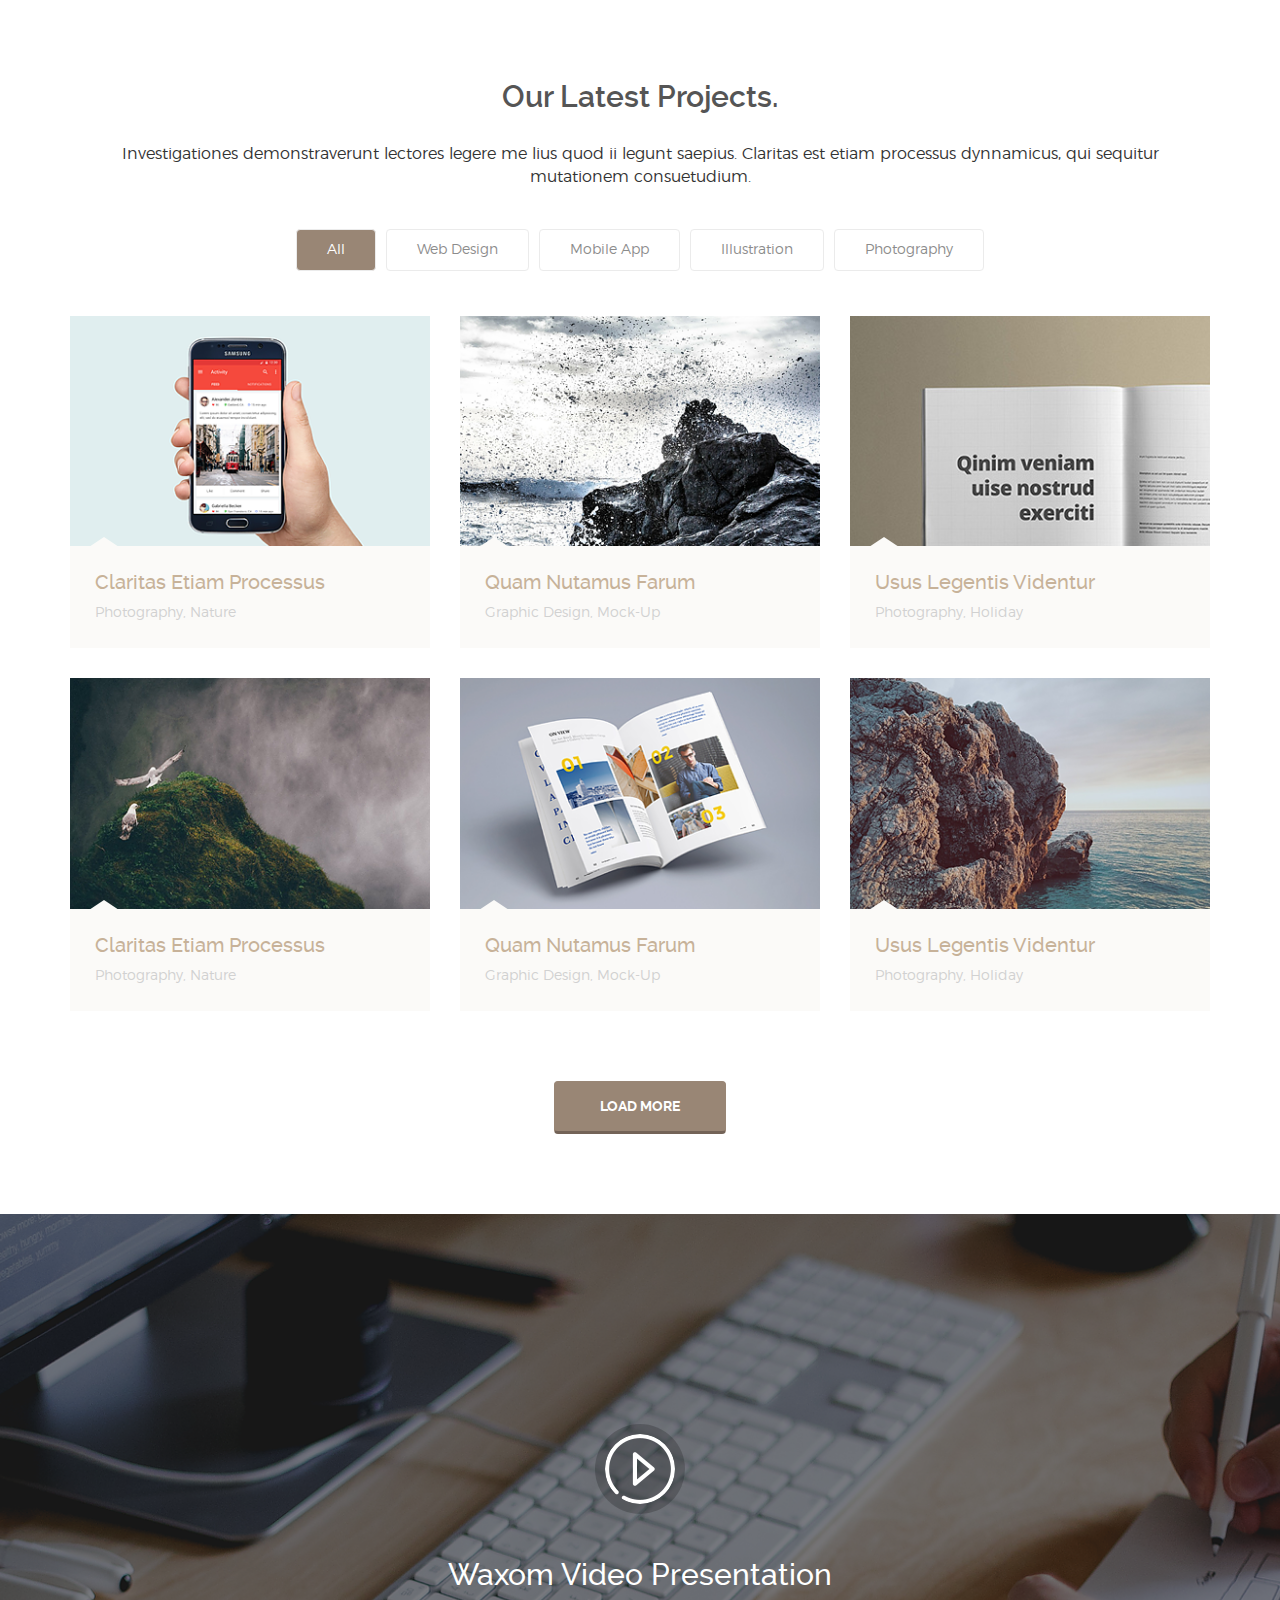
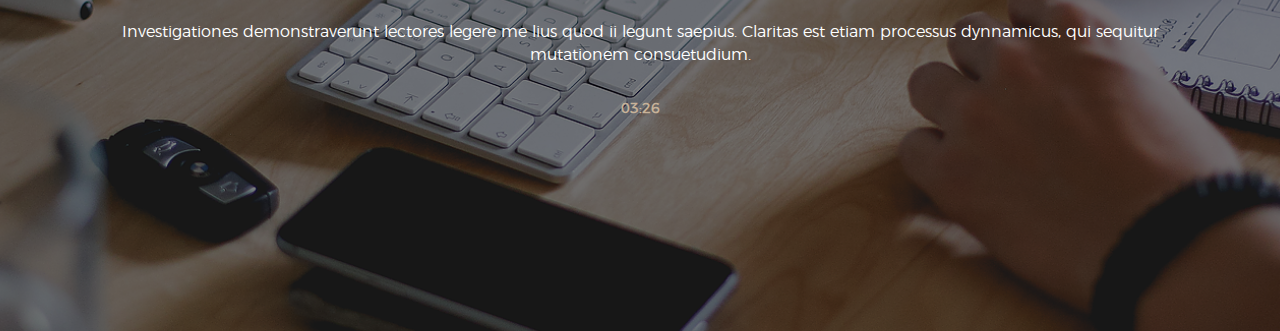
<file: index.html>
<!DOCTYPE html>
<html lang="en">
  <head>
    <meta charset="utf-8">
    <meta http-equiv="X-UA-Compatible" content="IE=edge">
    <meta name="viewport" content="width=device-width, initial-scale=1">
    <title>Марманюк</title>
    <link href="css/bootstrap.min.css" rel="stylesheet">
    <link href="css/style.css" rel="stylesheet" type="text/css">
  </head>
  <body>
    <div id="projects" class="projects1">
      <div class="container text-center">
        <h2>Our Latest Projects.</h2>
        <p>Investigationes demonstraverunt lectores legere me lius quod ii legunt saepius. Claritas est etiam processus dynnamicus, qui sequitur mutationem consuetudium.</p>
        <div class="row">
          

          <div class="col-md-12 col-sm-12 col-xs-12">
            <ul class="nav navbar-nav projects-list">
              <li><a href="#" class="active">All</a></li>
              <li><a href="#">Web Design</a></li>
              <li><a href="#">Mobile App</a></li>
              <li><a href="#">Illustration</a></li>
              <li><a href="#">Photography</a></li>
            </ul>
          </div>

          <div class="col-md-12 col-sm-12 col-xs-12 margin-bottom">
            <div class="row">

                <div class="col-md-4 col-sm-6 col-xs-12 top-imazhi">
                  <div class="imazhi">
                    <img src="img/photo1.png" class="img-width" alt="Image1">
                    <div></div>
                  </div>
                  <div class="shkrimi text-left">
                    <h4>Claritas Etiam Processus</h4>
                    <p>Photography, Nature</p>
                  </div>  
                </div>
                <div class="col-md-4 col-sm-6 col-xs-12 top-imazhi">
                  <div class="imazhi">
                    <img src="img/photo2.png" class="img-width" alt="Image1">
                    <div></div>
                  </div>
                  <div class="shkrimi text-left">
                    <h4>Quam Nutamus Farum</h4>
                    <p>Graphic Design, Mock-Up</p>
                  </div>  
                </div>
                <div class="col-md-4 col-sm-6 col-xs-12 top-imazhi">
                  <div class="imazhi">
                    <img src="img/photo3.png" class="img-width" alt="Image1">
                    <div></div>
                  </div>
                  <div class="shkrimi text-left">
                    <h4>Usus Legentis Videntur</h4>
                    <p>Photography, Holiday</p>
                  </div>  
                </div>
                <div class="col-md-4 col-sm-6 col-xs-12 top-imazhi">
                  <div class="imazhi">
                    <img src="img/photo4.png" class="img-width" alt="Image1">
                    <div></div>
                  </div>
                  <div class="shkrimi text-left">
                    <h4>Claritas Etiam Processus</h4>
                    <p>Photography, Nature</p>
                  </div>  
                </div>
                <div class="col-md-4 col-sm-6 col-xs-12 top-imazhi">
                  <div class="imazhi">
                    <img src="img/photo5.png" class="img-width" alt="Image1">
                    <div></div>
                  </div>
                  <div class="shkrimi text-left">
                    <h4>Quam Nutamus Farum</h4>
                    <p>Graphic Design, Mock-Up</p>
                  </div>  
                </div>
                <div class="col-md-4 col-sm-6 col-xs-12 top-imazhi">
                  <div class="imazhi">
                    <img src="img/photo6.png" class="img-width" alt="Image1">
                    <div></div>
                  </div>
                  <div class="shkrimi text-left">
                    <h4>Usus Legentis Videntur</h4>
                    <p>Photography, Holiday</p>
                  </div>  
                </div>
            </div>
          </div>

          <div class="col-md-12 col-sm-12 col-xs-12">
            <button type="button" class="btn">Load More</button>
          </div>

        </div>
      </div>
    </div>

    <div id="video" class="video1">
      <div class="bg-overlay-video"></div>
      <div class="row">

        <div class="col-md-12 col-sm-12 col-xs-12">
          <div class="container text-center">
           <a href="#"><img src="img/icon-play.png" class="img-responsive" alt="Image"></a>
           <h2>Waxom Video Presentation</h2>
           <p>Investigationes demonstraverunt lectores legere me lius quod ii legunt saepius. Claritas est etiam processus dynnamicus, qui sequitur mutationem consuetudium.</p>
           <p class="time">03:26</p>
         </div>
       </div>
      </div>
    </div>
  </body>
</html>
</file>
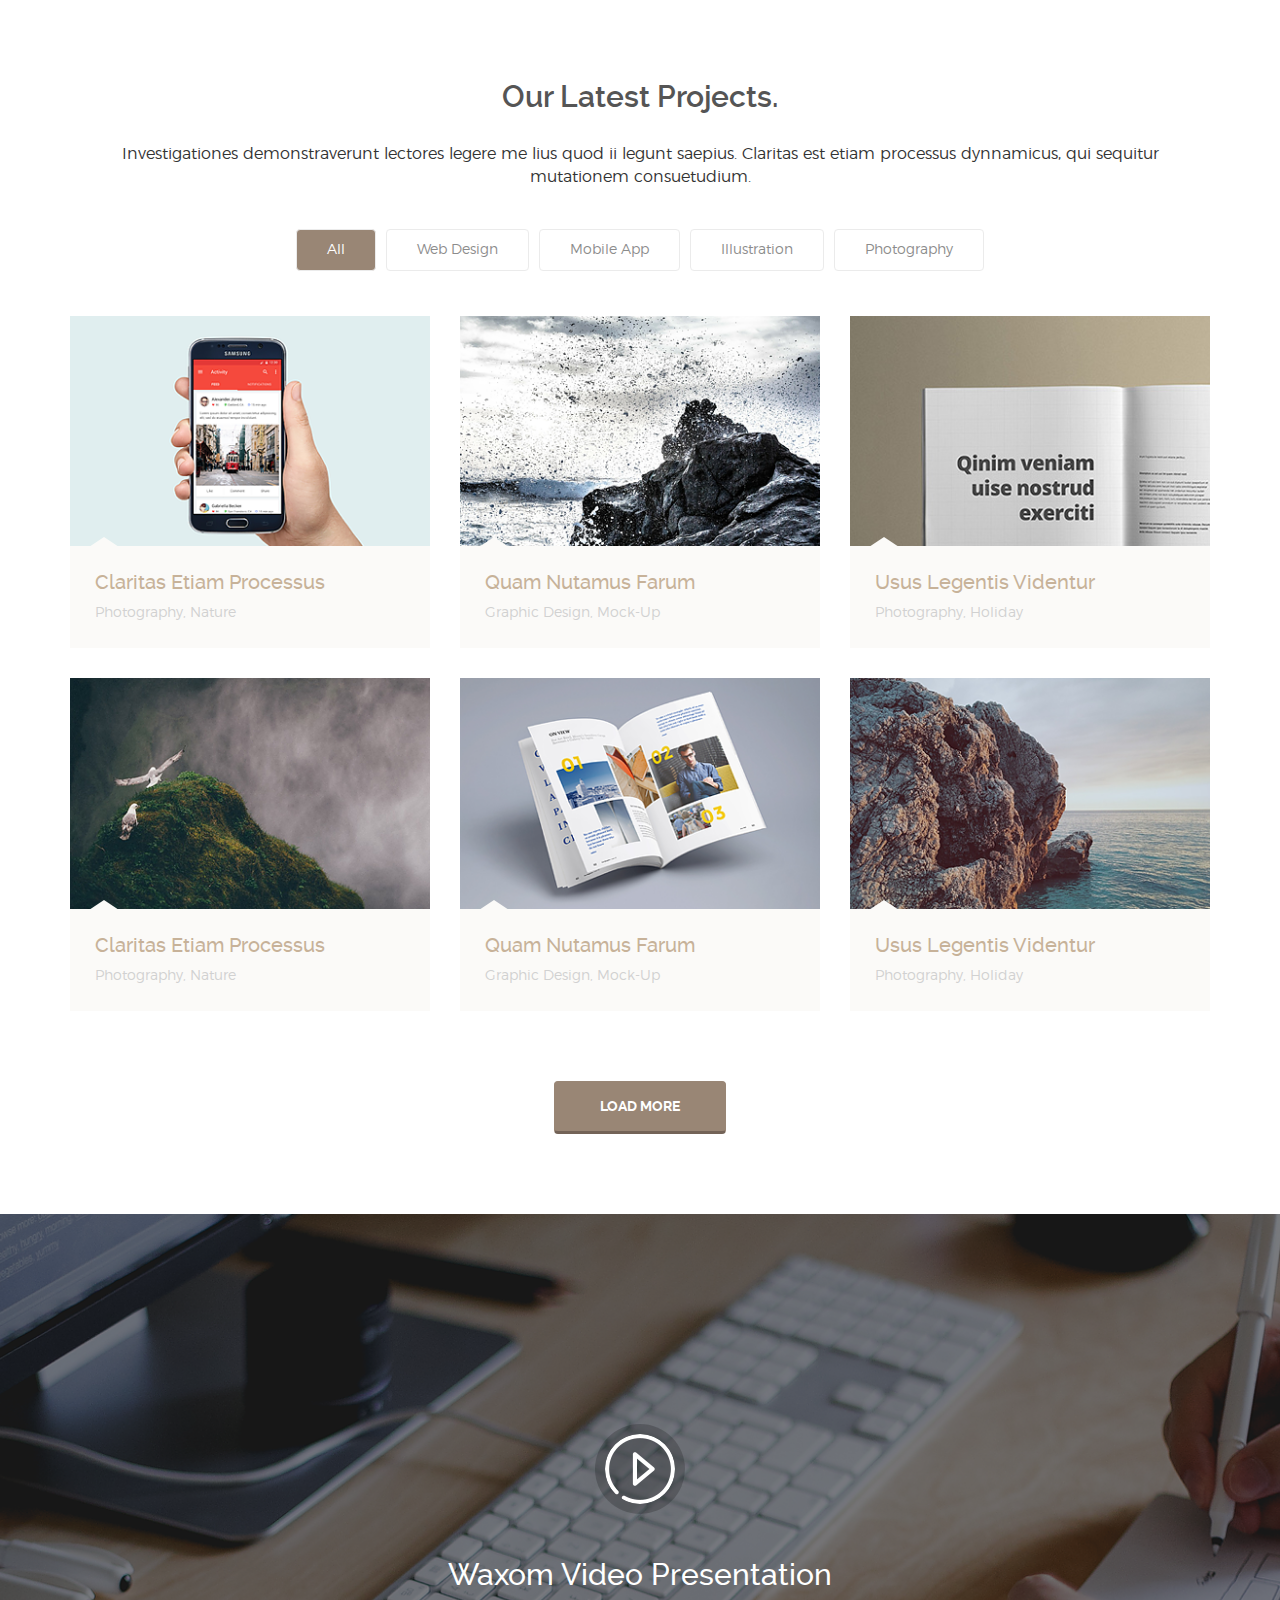
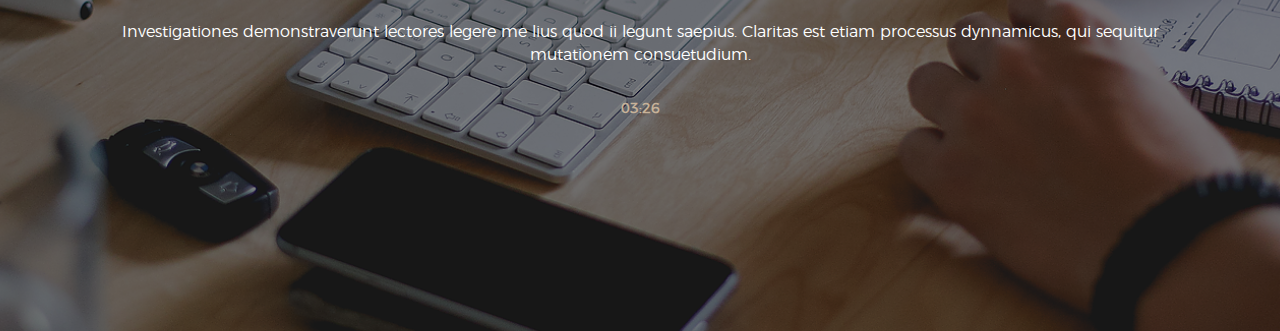
<file: Сайт/index.html>
<!DOCTYPE html>
<html lang="en">
  <head>
    <meta charset="utf-8">
    <meta http-equiv="X-UA-Compatible" content="IE=edge">
    <meta name="viewport" content="width=device-width, initial-scale=1">
    <title>Марманюк</title>
    <link href="css/bootstrap.min.css" rel="stylesheet">
    <link href="css/style.css" rel="stylesheet" type="text/css">
  </head>
  <body>
    <div id="projects" class="projects1">
      <div class="container text-center">
        <h2>Our Latest Projects.</h2>
        <p>Investigationes demonstraverunt lectores legere me lius quod ii legunt saepius. Claritas est etiam processus dynnamicus, qui sequitur mutationem consuetudium.</p>
        <div class="row">
          

          <div class="col-md-12 col-sm-12 col-xs-12">
            <ul class="nav navbar-nav projects-list">
              <li><a href="#" class="active">All</a></li>
              <li><a href="#">Web Design</a></li>
              <li><a href="#">Mobile App</a></li>
              <li><a href="#">Illustration</a></li>
              <li><a href="#">Photography</a></li>
            </ul>
          </div>

          <div class="col-md-12 col-sm-12 col-xs-12 margin-bottom">
            <div class="row">

                <div class="col-md-4 col-sm-6 col-xs-12 top-imazhi">
                  <div class="imazhi">
                    <img src="img/photo1.png" class="img-width" alt="Image1">
                    <div></div>
                  </div>
                  <div class="shkrimi text-left">
                    <h4>Claritas Etiam Processus</h4>
                    <p>Photography, Nature</p>
                  </div>  
                </div>
                <div class="col-md-4 col-sm-6 col-xs-12 top-imazhi">
                  <div class="imazhi">
                    <img src="img/photo2.png" class="img-width" alt="Image1">
                    <div></div>
                  </div>
                  <div class="shkrimi text-left">
                    <h4>Quam Nutamus Farum</h4>
                    <p>Graphic Design, Mock-Up</p>
                  </div>  
                </div>
                <div class="col-md-4 col-sm-6 col-xs-12 top-imazhi">
                  <div class="imazhi">
                    <img src="img/photo3.png" class="img-width" alt="Image1">
                    <div></div>
                  </div>
                  <div class="shkrimi text-left">
                    <h4>Usus Legentis Videntur</h4>
                    <p>Photography, Holiday</p>
                  </div>  
                </div>
                <div class="col-md-4 col-sm-6 col-xs-12 top-imazhi">
                  <div class="imazhi">
                    <img src="img/photo4.png" class="img-width" alt="Image1">
                    <div></div>
                  </div>
                  <div class="shkrimi text-left">
                    <h4>Claritas Etiam Processus</h4>
                    <p>Photography, Nature</p>
                  </div>  
                </div>
                <div class="col-md-4 col-sm-6 col-xs-12 top-imazhi">
                  <div class="imazhi">
                    <img src="img/photo5.png" class="img-width" alt="Image1">
                    <div></div>
                  </div>
                  <div class="shkrimi text-left">
                    <h4>Quam Nutamus Farum</h4>
                    <p>Graphic Design, Mock-Up</p>
                  </div>  
                </div>
                <div class="col-md-4 col-sm-6 col-xs-12 top-imazhi">
                  <div class="imazhi">
                    <img src="img/photo6.png" class="img-width" alt="Image1">
                    <div></div>
                  </div>
                  <div class="shkrimi text-left">
                    <h4>Usus Legentis Videntur</h4>
                    <p>Photography, Holiday</p>
                  </div>  
                </div>
            </div>
          </div>

          <div class="col-md-12 col-sm-12 col-xs-12">
            <button type="button" class="btn">Load More</button>
          </div>

        </div>
      </div>
    </div>

    <div id="video" class="video1">
      <div class="bg-overlay-video"></div>
      <div class="row">

        <div class="col-md-12 col-sm-12 col-xs-12">
          <div class="container text-center">
           <a href="#"><img src="img/icon-play.png" class="img-responsive" alt="Image"></a>
           <h2>Waxom Video Presentation</h2>
           <p>Investigationes demonstraverunt lectores legere me lius quod ii legunt saepius. Claritas est etiam processus dynnamicus, qui sequitur mutationem consuetudium.</p>
           <p class="time">03:26</p>
         </div>
       </div>
      </div>
    </div>
  </body>
</html>
</file>
<file: css/style.css>
@import url(./reset.css);
@font-face {
    font-family: 'montserratultralight';
    src: url('../fonts/Montserrat/montserrat-ultralight-webfont.woff2') format('woff2'),
         url('../fonts/Montserrat/Montserrat-UltraLight.otf') format('otf'),
         url('../fonts/Montserrat/montserrat-ultralight-webfont.woff') format('woff');
    font-weight: normal;
    font-style: normal;
}
@font-face {
    font-family: 'montserratlight';
    src: url('../fonts/Montserrat/montserrat-light-webfont.woff2') format('woff2'),
         url('../fonts/Montserrat/Montserrat-Light.otf') format('otf'),
         url('../fonts/Montserrat/montserrat-light-webfont.woff') format('woff');
    font-weight: normal;
    font-style: normal;
}
@font-face {
    font-family: 'montserratregular';
    src: url('../fonts/Montserrat/montserrat-regular-webfont.woff2') format('woff2'),
         url('../fonts/Montserrat/Montserrat-Regular.otf') format('otf'),
         url('../fonts/Montserrat/montserrat-regular-webfont.woff') format('woff');
    font-weight: normal;
    font-style: normal;
}
@font-face {
    font-family: 'ralewayregular';
    src: url('../fonts/Raleway/raleway-regular-webfont.woff2') format('woff2'),
         url('../fonts/Raleway/Raleway-Regular.ttf') format('ttf'),
         url('../fonts/Raleway/raleway-regular-webfont.woff') format('woff');
    font-weight: normal;
    font-style: normal;
}
@font-face {
    font-family: 'ralewaymedium';
    src: url('../fonts/Raleway/raleway-medium-webfont.woff2') format('woff2'),
         url('../fonts/Raleway/Raleway-Medium.ttf') format('ttf'),
         url('../fonts/Raleway/raleway-medium-webfont.woff') format('woff');
    font-weight: normal;
    font-style: normal;
}
@font-face {
    font-family: 'ralewaybold';
    src: url('../fonts/Raleway/raleway-bold-webfont.woff2') format('woff2'),
         url('../fonts/Raleway/Raleway-Bold.ttf') format('ttf'),
         url('../fonts/Raleway/raleway-bold-webfont.woff') format('woff');
    font-weight: normal;
    font-style: normal;
}
@font-face {
    font-family: 'ralewaysemibold';
    src: url('../fonts/Raleway/raleway-semibold-webfont.woff2') format('woff2'),
         url('../fonts/Raleway/Raleway-SemiBold.ttf') format('ttf'),
         url('../fonts/Raleway/raleway-semibold-webfont.woff') format('woff');
    font-weight: normal;
    font-style: normal;
}
@font-face {
    font-family: 'ralewayextrabold';
    src: url('../fonts/Raleway/raleway-extrabold-webfont.woff2') format('woff2'),
         url('../fonts/Raleway/Raleway-ExtraBold.ttf') format('ttf'),
         url('../fonts/Raleway/raleway-extrabold-webfont.woff') format('woff');
    font-weight: normal;
    font-style: normal;
}

.projects1 {
  background-color: #fff;
	padding: 80px 0;
}
.projects1 h2 {
  color: #555;
  font-family: 'ralewaysemibold';
  font-size: 30px;
  margin-top: 0;
  margin-bottom: 30px;
}
.projects1 p {
  font-family: 'montserratlight';
  font-size: 16px;
  margin-bottom: 40px;
}
.projects1 .btn {
	font-family: 'ralewaybold';
	font-size: 14px;
	line-height: 23px;
	padding: 13px 45px;
  text-transform: uppercase;
  border-color: #998675;
  background-color: #998675;
  color: #fff;
  border-bottom: 3px solid #736357;
}
.projects1 ul.projects-list {
  margin-bottom: 40px;
  float: none;
  display: inline-block;
}
.projects1 ul.projects-list li a {
  font-family: 'montserratlight';
  font-size: 14px;
  color: #8c8c8c;
  border: 1px solid #ebebeb;
  margin: 0 5px;
  border-radius: 4px;
  padding: 10px 30px;
}
.projects1 ul.projects-list li a.active {
  color: #fff;
  background-color: #998675;
}

.projects1 .margin-bottom {
  margin-bottom: 40px;
}
.projects1 ul.project-link-list {
  margin: 0;
}
.projects1 ul.project-link-list li{
  display: inline-block;
  margin: 0 10px;
}

.projects1 .top-imazhi {
  margin-bottom: 30px;
}
.projects1 .imazhi {
  width: 100%;
  height: 100%;
  position: relative;
  padding: 0;
  overflow: hidden;
}
.projects1 .imazhi img.img-width{
  width: 100%;
}
.projects1 .shkrimi {
  padding: 25px;
  background-color: #fbfaf8;
}
.projects1 .shkrimi h4 {
  font-family: 'ralewaymedium';
  font-size: 20px;
  color: #c7b299;
  margin-top: 0;
  margin-bottom: 10px;
  transition: all 0.3s ease;
}
.projects1 .shkrimi p {
  font-family: 'montserratlight';
  font-size: 14px;
  color: #d1d1d1;
  margin: 0;
  transition: all 0.3s ease;
}
.projects1 .shkrimi {
  padding: 25px;
  background-color: #fbfaf8;
  position: relative;
  transition: all 0.3s ease;
}
.projects1 .shkrimi:before {
  content: "";
  width: 30px;
  height: 12px;
  position: absolute;
  left: 19px;
  top: -11px;
  background: url("../img/arrow-com.png");
  transition: all 0.3s ease;
}
.video1 {
	background-image: url("../img/bg02-video.png");
  background-position: center;
	background-size: cover;
	background-repeat: no-repeat;
  position: relative;
  padding: 210px 0;
  color: #fff;
}
.video1 .container {
  position: relative;
}
.bg-overlay-video {
  background-color: rgba(0,0,0,0.5);
  position: absolute;
  top: 0;
  left: 0;
  right: 0;
  bottom: 0;
}
.video1 img {
	margin: 0 auto;
  background-color: rgba(0,0,0,0.2);
  padding: 10px;
  border-radius: 50%;
}
.video1 h2 {
  font-family: 'ralewaymedium';
  font-size: 30px;
  margin-top: 44px;
  margin-bottom: 30px;
}
.video1 p {
  font-size: 16px;
  font-family: 'montserratlight';
  margin-bottom: 30px;
}
p.time {
    color: #c7b299;
    margin: 0;
    line-height: 24px;
    font-size: 14px;
    font-weight: bold;
}
</file>
<file: Сайт/css/style.css>
@import url(./reset.css);
@font-face {
    font-family: 'montserratultralight';
    src: url('../fonts/Montserrat/montserrat-ultralight-webfont.woff2') format('woff2'),
         url('../fonts/Montserrat/Montserrat-UltraLight.otf') format('otf'),
         url('../fonts/Montserrat/montserrat-ultralight-webfont.woff') format('woff');
    font-weight: normal;
    font-style: normal;
}
@font-face {
    font-family: 'montserratlight';
    src: url('../fonts/Montserrat/montserrat-light-webfont.woff2') format('woff2'),
         url('../fonts/Montserrat/Montserrat-Light.otf') format('otf'),
         url('../fonts/Montserrat/montserrat-light-webfont.woff') format('woff');
    font-weight: normal;
    font-style: normal;
}
@font-face {
    font-family: 'montserratregular';
    src: url('../fonts/Montserrat/montserrat-regular-webfont.woff2') format('woff2'),
         url('../fonts/Montserrat/Montserrat-Regular.otf') format('otf'),
         url('../fonts/Montserrat/montserrat-regular-webfont.woff') format('woff');
    font-weight: normal;
    font-style: normal;
}
@font-face {
    font-family: 'ralewayregular';
    src: url('../fonts/Raleway/raleway-regular-webfont.woff2') format('woff2'),
         url('../fonts/Raleway/Raleway-Regular.ttf') format('ttf'),
         url('../fonts/Raleway/raleway-regular-webfont.woff') format('woff');
    font-weight: normal;
    font-style: normal;
}
@font-face {
    font-family: 'ralewaymedium';
    src: url('../fonts/Raleway/raleway-medium-webfont.woff2') format('woff2'),
         url('../fonts/Raleway/Raleway-Medium.ttf') format('ttf'),
         url('../fonts/Raleway/raleway-medium-webfont.woff') format('woff');
    font-weight: normal;
    font-style: normal;
}
@font-face {
    font-family: 'ralewaybold';
    src: url('../fonts/Raleway/raleway-bold-webfont.woff2') format('woff2'),
         url('../fonts/Raleway/Raleway-Bold.ttf') format('ttf'),
         url('../fonts/Raleway/raleway-bold-webfont.woff') format('woff');
    font-weight: normal;
    font-style: normal;
}
@font-face {
    font-family: 'ralewaysemibold';
    src: url('../fonts/Raleway/raleway-semibold-webfont.woff2') format('woff2'),
         url('../fonts/Raleway/Raleway-SemiBold.ttf') format('ttf'),
         url('../fonts/Raleway/raleway-semibold-webfont.woff') format('woff');
    font-weight: normal;
    font-style: normal;
}
@font-face {
    font-family: 'ralewayextrabold';
    src: url('../fonts/Raleway/raleway-extrabold-webfont.woff2') format('woff2'),
         url('../fonts/Raleway/Raleway-ExtraBold.ttf') format('ttf'),
         url('../fonts/Raleway/raleway-extrabold-webfont.woff') format('woff');
    font-weight: normal;
    font-style: normal;
}

.projects1 {
  background-color: #fff;
	padding: 80px 0;
}
.projects1 h2 {
  color: #555;
  font-family: 'ralewaysemibold';
  font-size: 30px;
  margin-top: 0;
  margin-bottom: 30px;
}
.projects1 p {
  font-family: 'montserratlight';
  font-size: 16px;
  margin-bottom: 40px;
}
.projects1 .btn {
	font-family: 'ralewaybold';
	font-size: 14px;
	line-height: 23px;
	padding: 13px 45px;
  text-transform: uppercase;
  border-color: #998675;
  background-color: #998675;
  color: #fff;
  border-bottom: 3px solid #736357;
}
.projects1 ul.projects-list {
  margin-bottom: 40px;
  float: none;
  display: inline-block;
}
.projects1 ul.projects-list li a {
  font-family: 'montserratlight';
  font-size: 14px;
  color: #8c8c8c;
  border: 1px solid #ebebeb;
  margin: 0 5px;
  border-radius: 4px;
  padding: 10px 30px;
}
.projects1 ul.projects-list li a.active {
  color: #fff;
  background-color: #998675;
}

.projects1 .margin-bottom {
  margin-bottom: 40px;
}
.projects1 ul.project-link-list {
  margin: 0;
}
.projects1 ul.project-link-list li{
  display: inline-block;
  margin: 0 10px;
}

.projects1 .top-imazhi {
  margin-bottom: 30px;
}
.projects1 .imazhi {
  width: 100%;
  height: 100%;
  position: relative;
  padding: 0;
  overflow: hidden;
}
.projects1 .imazhi img.img-width{
  width: 100%;
}
.projects1 .shkrimi {
  padding: 25px;
  background-color: #fbfaf8;
}
.projects1 .shkrimi h4 {
  font-family: 'ralewaymedium';
  font-size: 20px;
  color: #c7b299;
  margin-top: 0;
  margin-bottom: 10px;
  transition: all 0.3s ease;
}
.projects1 .shkrimi p {
  font-family: 'montserratlight';
  font-size: 14px;
  color: #d1d1d1;
  margin: 0;
  transition: all 0.3s ease;
}
.projects1 .shkrimi {
  padding: 25px;
  background-color: #fbfaf8;
  position: relative;
  transition: all 0.3s ease;
}
.projects1 .shkrimi:before {
  content: "";
  width: 30px;
  height: 12px;
  position: absolute;
  left: 19px;
  top: -11px;
  background: url("../img/arrow-com.png");
  transition: all 0.3s ease;
}
.video1 {
	background-image: url("../img/bg02-video.png");
  background-position: center;
	background-size: cover;
	background-repeat: no-repeat;
  position: relative;
  padding: 210px 0;
  color: #fff;
}
.video1 .container {
  position: relative;
}
.bg-overlay-video {
  background-color: rgba(0,0,0,0.5);
  position: absolute;
  top: 0;
  left: 0;
  right: 0;
  bottom: 0;
}
.video1 img {
	margin: 0 auto;
  background-color: rgba(0,0,0,0.2);
  padding: 10px;
  border-radius: 50%;
}
.video1 h2 {
  font-family: 'ralewaymedium';
  font-size: 30px;
  margin-top: 44px;
  margin-bottom: 30px;
}
.video1 p {
  font-size: 16px;
  font-family: 'montserratlight';
  margin-bottom: 30px;
}
p.time {
    color: #c7b299;
    margin: 0;
    line-height: 24px;
    font-size: 14px;
    font-weight: bold;
}
</file>
